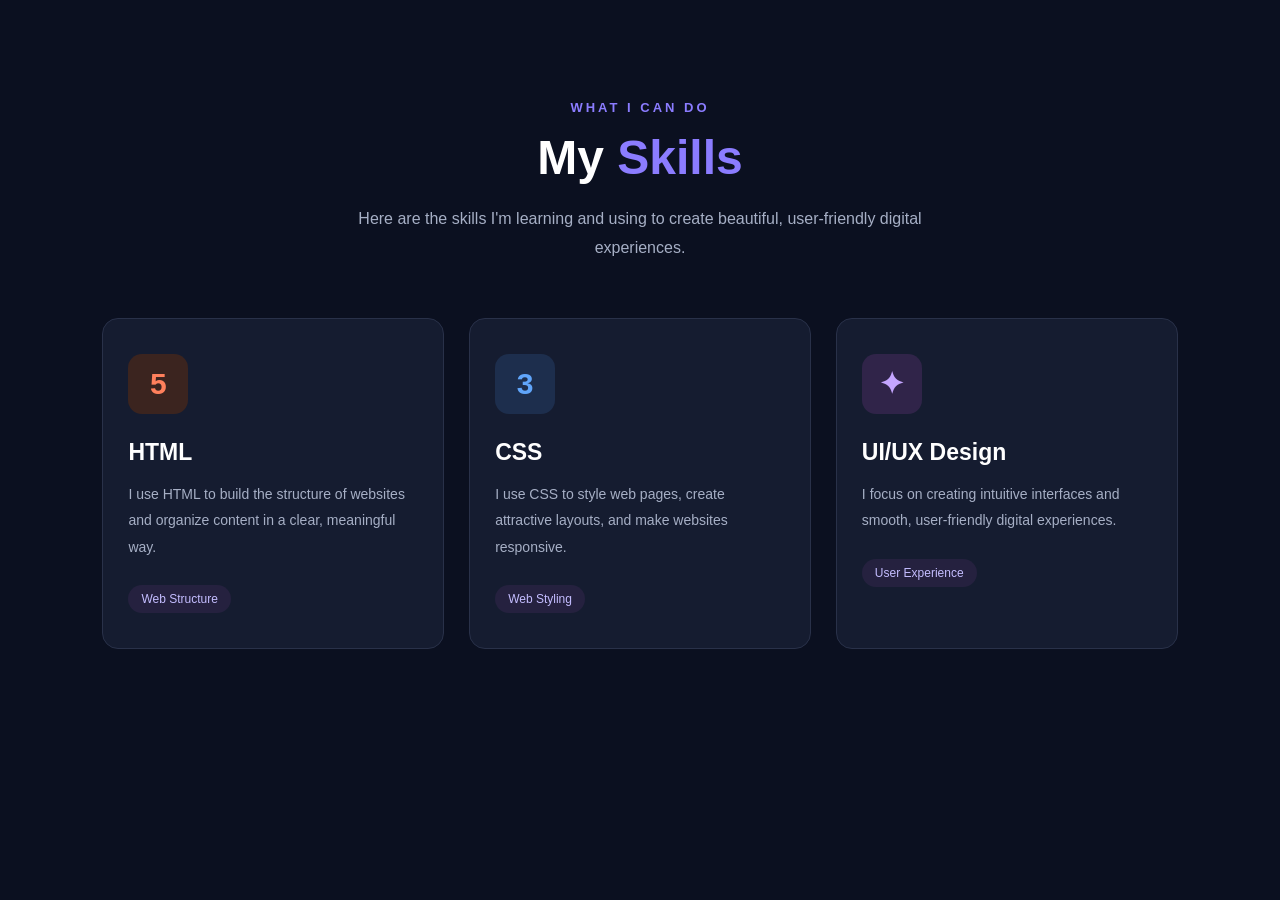
<file: skills.html>
<!DOCTYPE html>
<html lang="en">
<head>
    <meta charset="UTF-8">
    <meta name="viewport" content="width=device-width, initial-scale=1.0">
    <title>My Skills</title>
    <link rel="stylesheet" href="skills.css">
</head>
<body>

    <section class="skills-section" id="skills">

        <div class="section-heading">
            <p class="subtitle">WHAT I CAN DO</p>
            <h1>My <span>Skills</span></h1>
            <p class="description">
                Here are the skills I'm learning and using to
                create beautiful, user-friendly digital experiences.
            </p>
        </div>

        <div class="skills-container">

            <!-- HTML Skill -->
            <div class="skill-card">
                <div class="skill-icon html-icon">5</div>
                <h2>HTML</h2>
                <p>
                    I use HTML to build the structure of websites
                    and organize content in a clear, meaningful way.
                </p>
                <div class="skill-tag">Web Structure</div>
            </div>

            <!-- CSS Skill -->
            <div class="skill-card">
                <div class="skill-icon css-icon">3</div>
                <h2>CSS</h2>
                <p>
                    I use CSS to style web pages, create attractive
                    layouts, and make websites responsive.
                </p>
                <div class="skill-tag">Web Styling</div>
            </div>

            <!-- UI/UX Design Skill -->
            <div class="skill-card">
                <div class="skill-icon design-icon">✦</div>
                <h2>UI/UX Design</h2>
                <p>
                    I focus on creating intuitive interfaces and
                    smooth, user-friendly digital experiences.
                </p>
                <div class="skill-tag">User Experience</div>
            </div>

        </div>

    </section>

</body>
</html>
</file>
<file: skills.css>
/* General styling */
* {
    margin: 0;
    padding: 0;
    box-sizing: border-box;
}

body {
    font-family: Arial, Helvetica, sans-serif;
    background-color: #0b1020;
    color: #ffffff;
}

/* Skills section */
.skills-section {
    min-height: 100vh;
    padding: 100px 8%;
}

/* Heading */
.section-heading {
    text-align: center;
    max-width: 650px;
    margin: 0 auto 55px;
}

.subtitle {
    color: #8b7cff;
    font-size: 13px;
    font-weight: bold;
    letter-spacing: 3px;
    margin-bottom: 15px;
}

.section-heading h1 {
    font-size: 48px;
    margin-bottom: 20px;
}

.section-heading h1 span {
    color: #8b7cff;
}

.description {
    color: #a6afc5;
    font-size: 16px;
    line-height: 1.8;
}

/* Skills cards layout */
.skills-container {
    max-width: 1100px;
    margin: 0 auto;
    display: grid;
    grid-template-columns: repeat(3, minmax(0, 1fr));
    gap: 25px;
}

/* Individual skill card */
.skill-card {
    background-color: #151c30;
    border: 1px solid #293149;
    border-radius: 16px;
    padding: 35px 25px;
    transition: 0.3s ease;
}

.skill-card:hover {
    transform: translateY(-8px);
    border-color: #8b7cff;
    box-shadow: 0 12px 35px rgba(139, 124, 255, 0.12);
}

/* Skill icons */
.skill-icon {
    width: 60px;
    height: 60px;
    display: flex;
    align-items: center;
    justify-content: center;
    border-radius: 14px;
    font-size: 30px;
    font-weight: bold;
    margin-bottom: 25px;
}

.html-icon {
    background-color: #3b241f;
    color: #ff805c;
}

.css-icon {
    background-color: #1d2e4d;
    color: #60a5fa;
}

.design-icon {
    background-color: #302449;
    color: #c4a5ff;
}

/* Card text */
.skill-card h2 {
    font-size: 23px;
    margin-bottom: 15px;
}

.skill-card p {
    color: #a6afc5;
    font-size: 14px;
    line-height: 1.9;
    margin-bottom: 25px;
}

/* Skill tags */
.skill-tag {
    display: inline-block;
    padding: 7px 13px;
    border-radius: 20px;
    background-color: #25213f;
    color: #c4bdff;
    font-size: 12px;
}

/* Responsive design */
@media (max-width: 900px) {
    .skills-container {
        grid-template-columns: repeat(2, minmax(0, 1fr));
    }
}

@media (max-width: 600px) {
    .skills-section {
        padding: 70px 6%;
    }

    .section-heading h1 {
        font-size: 36px;
    }

    .skills-container {
        grid-template-columns: 1fr;
    }

    .skill-card {
        padding: 28px 22px;
    }
}
</file>
